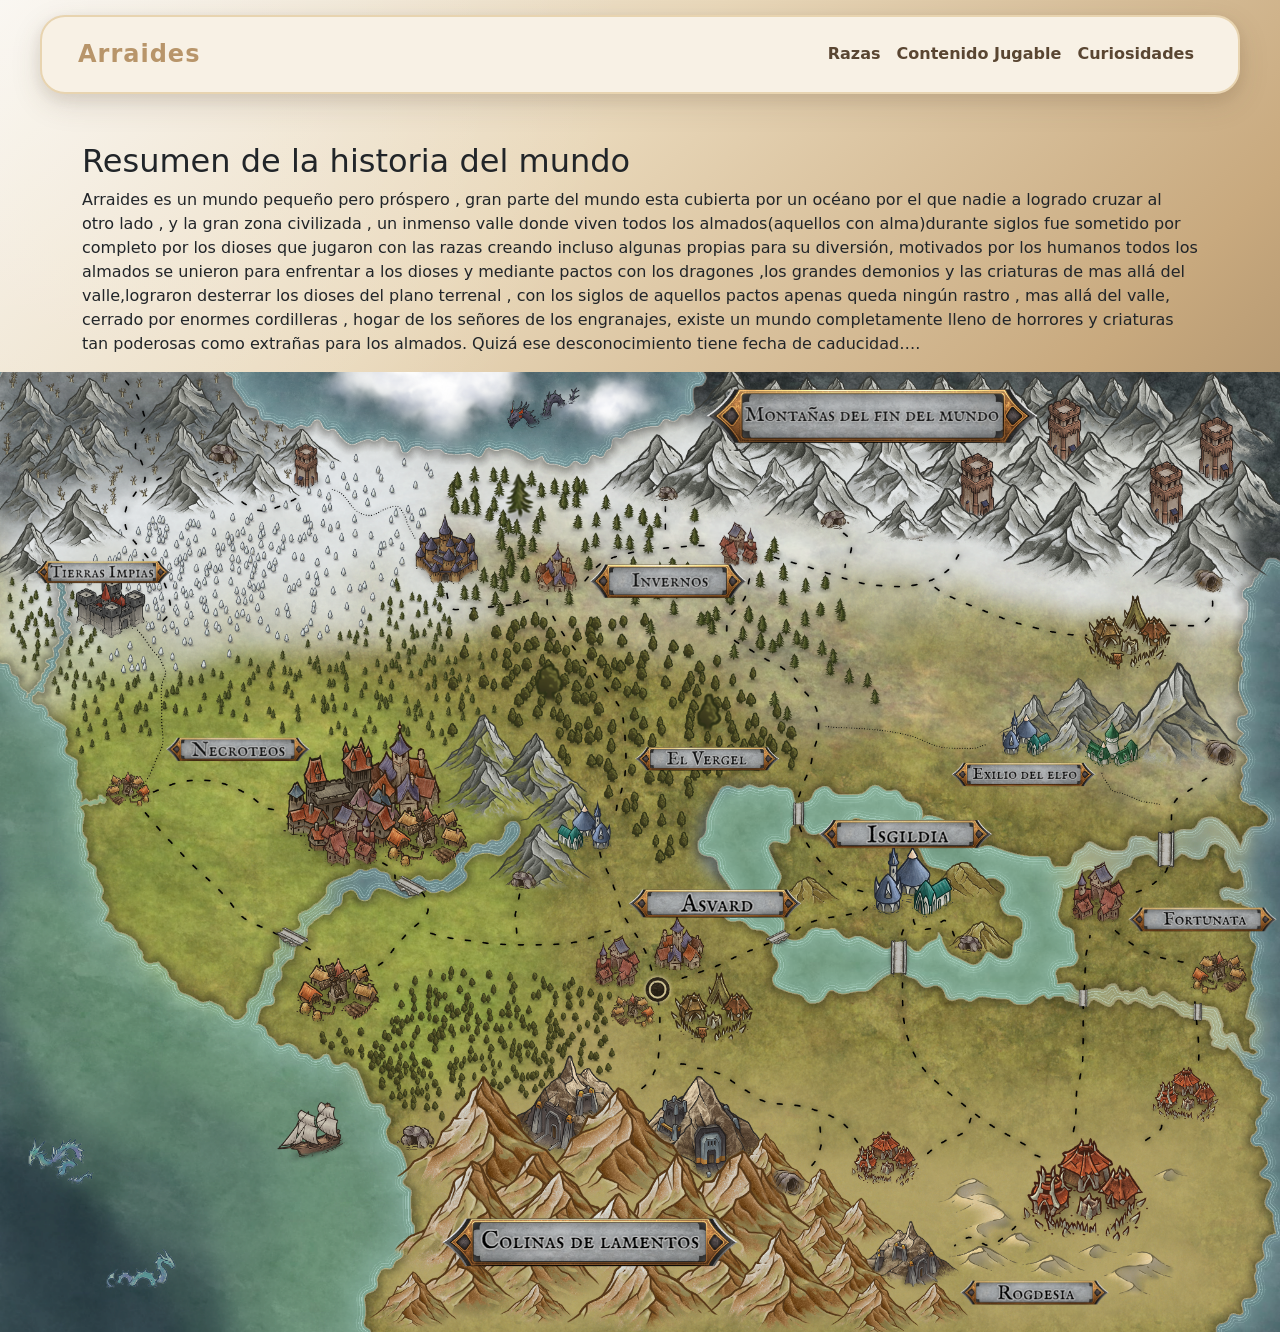
<file: index.html>
<!doctype html>
<html lang="es">
  <head>
    <meta charset="UTF-8" />
    <meta name="viewport" content="width=device-width, initial-scale=1.0" />

    <title>Arraides</title>

    <link
      href="https://cdn.jsdelivr.net/npm/bootstrap@5.3.3/dist/css/bootstrap.min.css"
      rel="stylesheet"
    />
    <link rel="stylesheet" href="css/css.css" />
    <script src="https://cdn.jsdelivr.net/npm/bootstrap@5.3.3/dist/js/bootstrap.bundle.min.js"></script>
  </head>

  <body>
    <!-- NAVBAR -->
    <nav class="navbar navbar-expand-lg navbar-custom">
      <div class="container-fluid">
        <a class="navbar-brand" href="#"> Arraides </a>

        <button
          class="navbar-toggler"
          type="button"
          data-bs-toggle="collapse"
          data-bs-target="#navbarArk"
          aria-controls="navbarArk"
          aria-expanded="false"
          aria-label="Abrir menú"
        >
          <span class="navbar-toggler-icon"></span>
        </button>

        <div class="collapse navbar-collapse" id="navbarArk">
          <ul class="navbar-nav ms-auto">
            <li class="nav-item">
              <a class="nav-link" href="portfolio/razas.html"> Razas </a>
            </li>

            <li class="nav-item">
              <a class="nav-link" href="portfolio/pj.html">
                Contenido Jugable
              </a>
            </li>

            <li class="nav-item">
              <a class="nav-link" href="portfolio/lore.html"> Curiosidades </a>
            </li>
          </ul>
        </div>
      </div>
    </nav>

    <!-- CONTENIDO DE PRUEBA -->

    <section id="arraides" class="container mt-5">
      <h2>Resumen de la historia del mundo</h2>
      <p>
        Arraides es un mundo pequeño pero próspero , gran parte del mundo esta
        cubierta por un océano por el que nadie a logrado cruzar al otro lado ,
        y la gran zona civilizada , un inmenso valle donde viven todos los
        almados(aquellos con alma)durante siglos fue sometido por completo por
        los dioses que jugaron con las razas creando incluso algunas propias
        para su diversión, motivados por los humanos todos los almados se
        unieron para enfrentar a los dioses y mediante pactos con los dragones
        ,los grandes demonios y las criaturas de mas allá del valle,lograron
        desterrar los dioses del plano terrenal , con los siglos de aquellos
        pactos apenas queda ningún rastro , mas allá del valle, cerrado por
        enormes cordilleras , hogar de los señores de los engranajes, existe un
        mundo completamente lleno de horrores y criaturas tan poderosas como
        extrañas para los almados. Quizá ese desconocimiento tiene fecha de
        caducidad….
      </p>
    </section>
    <img
      src="imagenes/Arraides.png"
      alt="Imagen de Arraides"
      class="img-fluid"
    />
  </body>
</html>
</file>
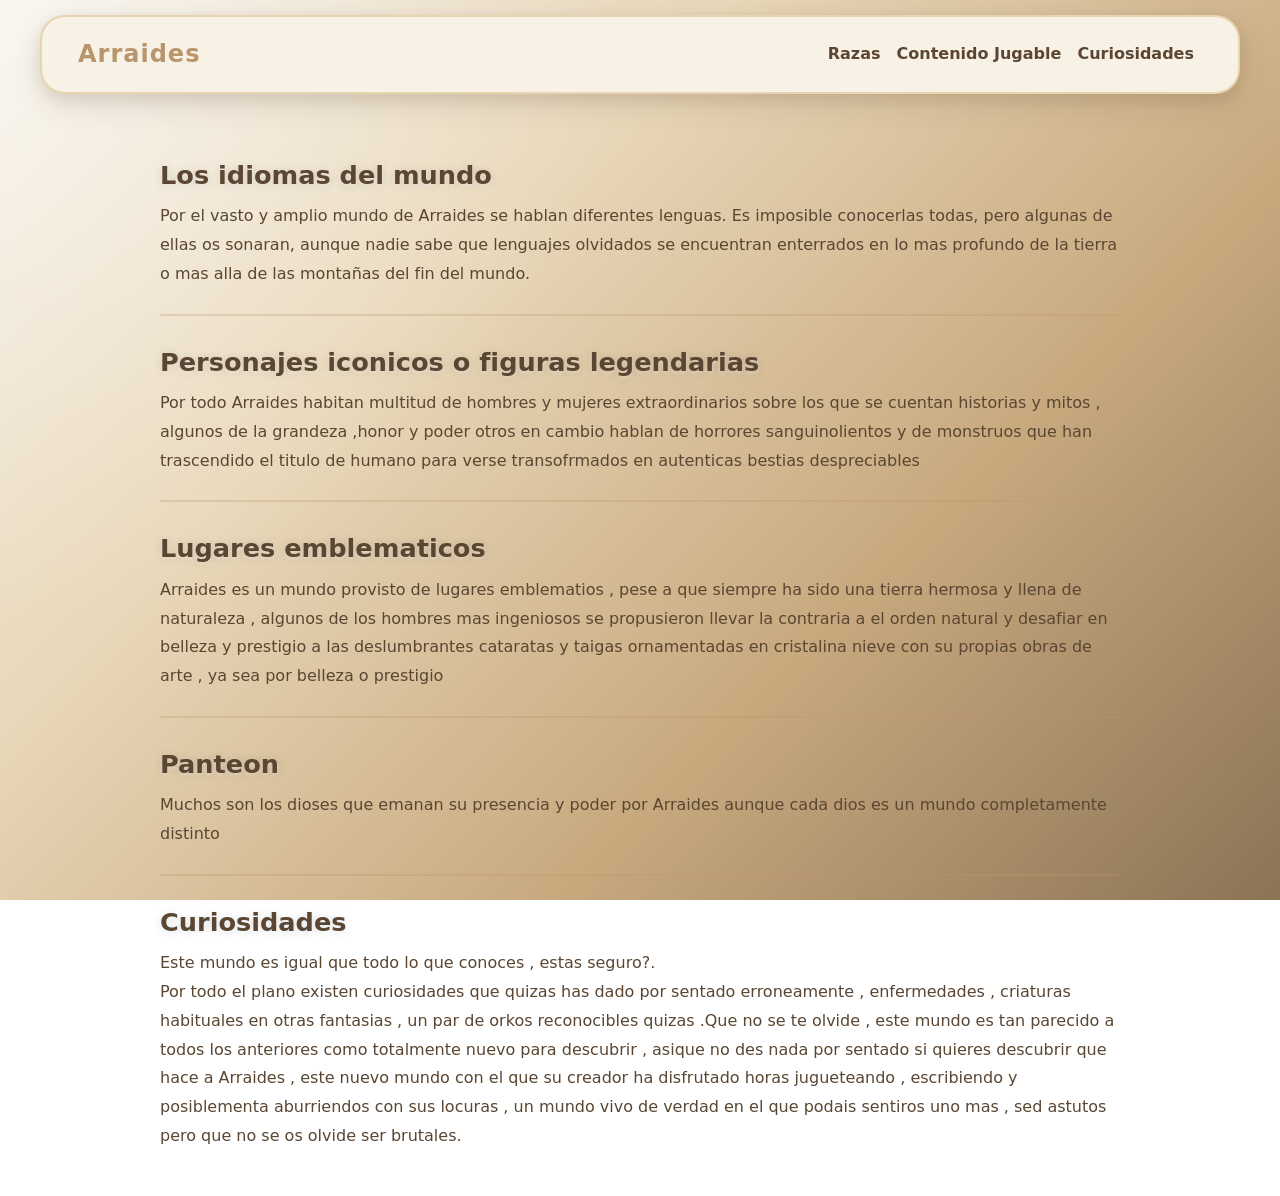
<file: portfolio/lore.html>
<!doctype html>
<html lang="es">
  <head>
    <meta charset="UTF-8" />
    <meta name="viewport" content="width=device-width, initial-scale=1.0" />

    <title>Curiosidades</title>

    <link
      href="https://cdn.jsdelivr.net/npm/bootstrap@5.3.3/dist/css/bootstrap.min.css"
      rel="stylesheet"
    />
    <link rel="stylesheet" href="../css/css.css" />
    <script src="https://cdn.jsdelivr.net/npm/bootstrap@5.3.3/dist/js/bootstrap.bundle.min.js"></script>
  </head>

  <body>
    <!-- NAVBAR -->
    <nav class="navbar navbar-expand-lg navbar-custom">
      <div class="container-fluid">
        <a class="navbar-brand" href="../index.html"> Arraides </a>

        <button
          class="navbar-toggler"
          type="button"
          data-bs-toggle="collapse"
          data-bs-target="#navbarArk"
          aria-controls="navbarArk"
          aria-expanded="false"
          aria-label="Abrir menú"
        >
          <span class="navbar-toggler-icon"></span>
        </button>

        <div class="collapse navbar-collapse" id="navbarArk">
          <ul class="navbar-nav ms-auto">
            <li class="nav-item">
              <a class="nav-link" href="razas.html"> Razas </a>
            </li>

            <li class="nav-item">
              <a class="nav-link" href="pj.html"> Contenido Jugable </a>
            </li>

            <li class="nav-item">
              <a class="nav-link" href="#lore"> Curiosidades </a>
            </li>
          </ul>
        </div>
      </div>
    </nav>
    <div class="lista-razas">
      <div class="raza-item">
        <h2>
          <a href="Curiosidades/idiomas.html">Los idiomas del mundo</a>
        </h2>

        <p>
          Por el vasto y amplio mundo de Arraides se hablan diferentes lenguas.
          Es imposible conocerlas todas, pero algunas de ellas os sonaran,
          aunque nadie sabe que lenguajes olvidados se encuentran enterrados en
          lo mas profundo de la tierra o mas alla de las montañas del fin del
          mundo.
        </p>
      </div>
      <div class="raza-item">
        <h2>
          <a href="Curiosidades/personas.html"
            >Personajes iconicos o figuras legendarias</a
          >
        </h2>

        <p>
          Por todo Arraides habitan multitud de hombres y mujeres
          extraordinarios sobre los que se cuentan historias y mitos , algunos
          de la grandeza ,honor y poder otros en cambio hablan de horrores
          sanguinolientos y de monstruos que han trascendido el titulo de humano
          para verse transofrmados en autenticas bestias despreciables
        </p>
      </div>
      <div class="raza-item">
        <h2>
          <a href="Curiosidades/lugares.html">Lugares emblematicos</a>
        </h2>

        <p>
          Arraides es un mundo provisto de lugares emblematios , pese a que
          siempre ha sido una tierra hermosa y llena de naturaleza , algunos de
          los hombres mas ingeniosos se propusieron llevar la contraria a el
          orden natural y desafiar en belleza y prestigio a las deslumbrantes
          cataratas y taigas ornamentadas en cristalina nieve con su propias
          obras de arte , ya sea por belleza o prestigio
        </p>
      </div>
      <div class="raza-item">
        <h2>
          <a href="Panteon/panteon.html">Panteon</a>
        </h2>
        <p>
          Muchos son los dioses que emanan su presencia y poder por Arraides
          aunque cada dios es un mundo completamente distinto
        </p>
      </div>
      <div class="raza-item">
        <h2>
          <a href="Curiosidades/curiosidades.html">Curiosidades</a>
        </h2>

        <p>
          Este mundo es igual que todo lo que conoces , estas seguro?.<br />
          Por todo el plano existen curiosidades que quizas has dado por sentado
          erroneamente , enfermedades , criaturas habituales en otras fantasias
          , un par de orkos reconocibles quizas .Que no se te olvide , este
          mundo es tan parecido a todos los anteriores como totalmente nuevo
          para descubrir , asique no des nada por sentado si quieres descubrir
          que hace a Arraides , este nuevo mundo con el que su creador ha
          disfrutado horas jugueteando , escribiendo y posiblementa aburriendos
          con sus locuras , un mundo vivo de verdad en el que podais sentiros
          uno mas , sed astutos pero que no se os olvide ser brutales.
        </p>
      </div>
    </div>
  </body>
</html>
</file>
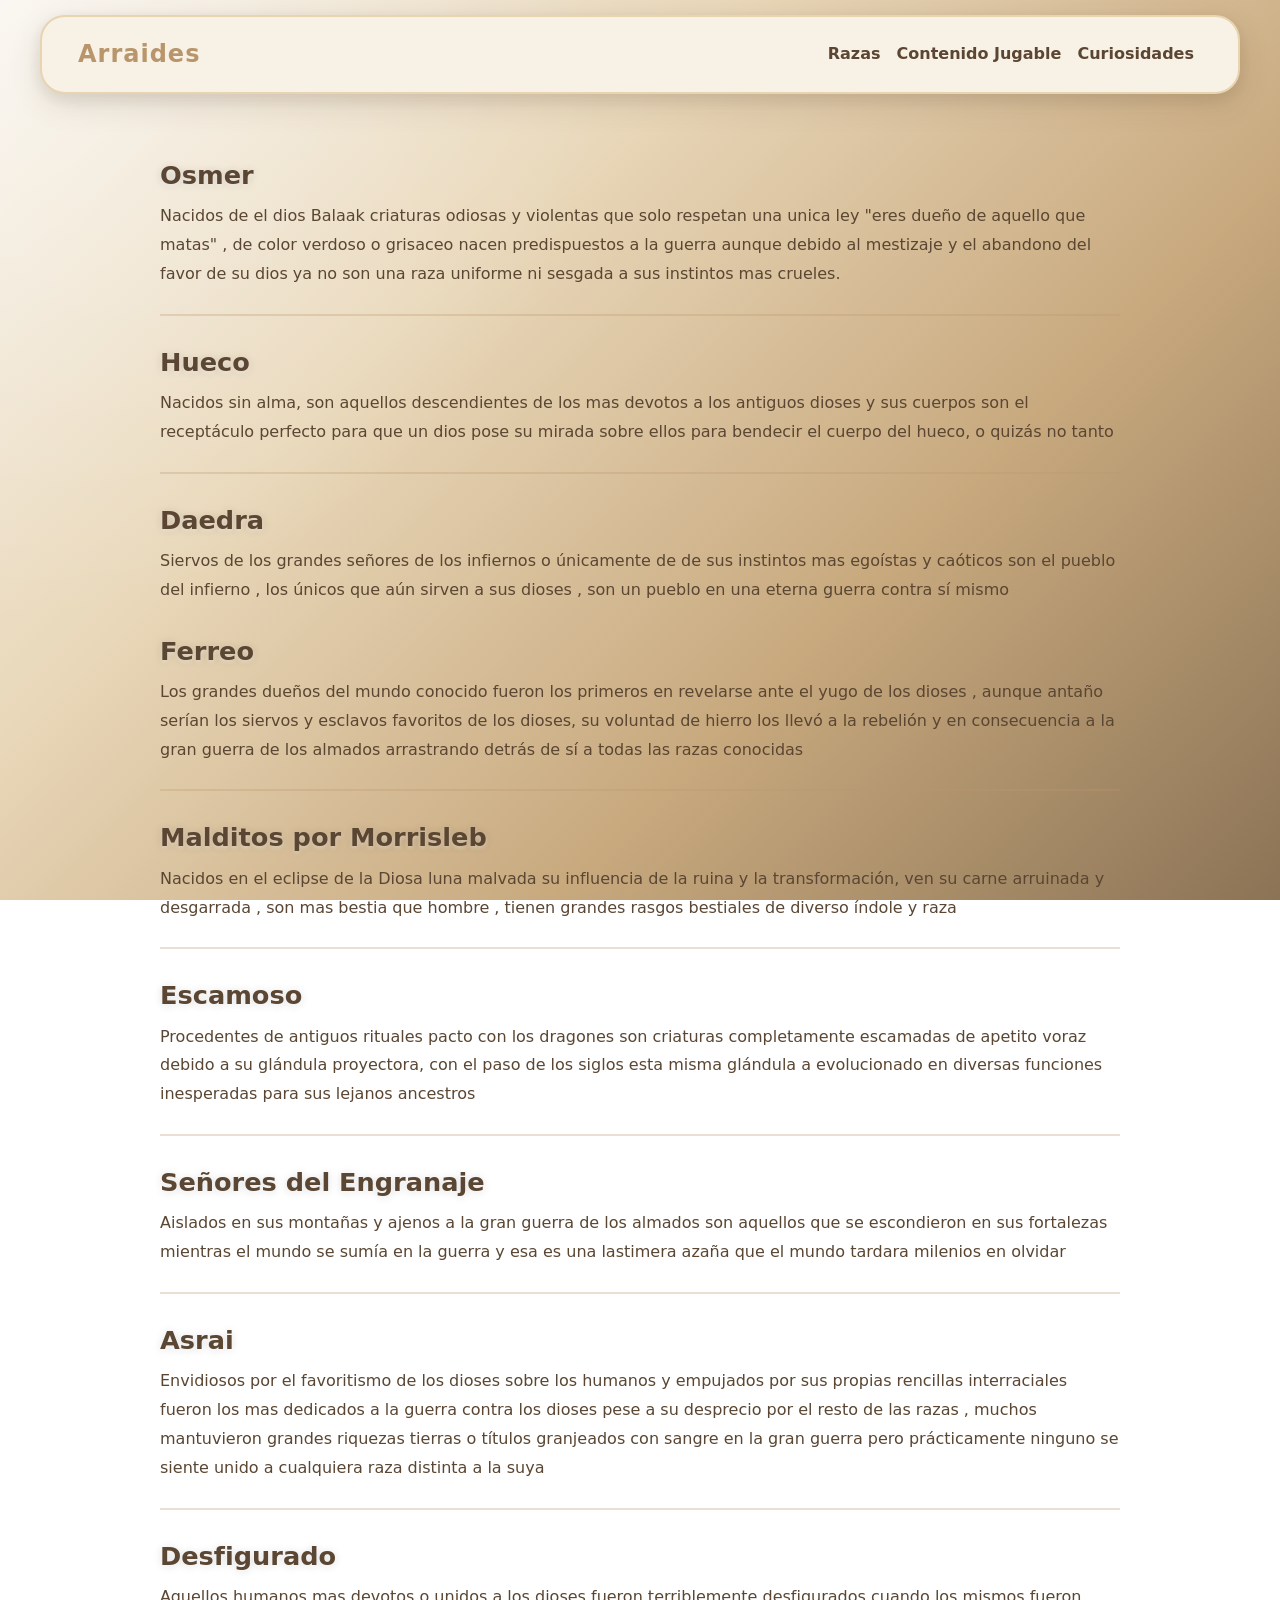
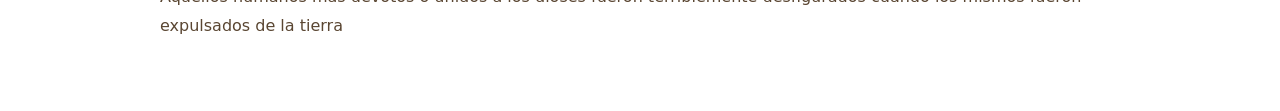
<file: portfolio/razas.html>
<!doctype html>
<html lang="es">
  <head>
    <meta charset="UTF-8" />
    <meta name="viewport" content="width=device-width, initial-scale=1.0" />

    <title>Razas</title>

    <link
      href="https://cdn.jsdelivr.net/npm/bootstrap@5.3.3/dist/css/bootstrap.min.css"
      rel="stylesheet"
    />
    <link rel="stylesheet" href="../css/css.css" />
    <script src="https://cdn.jsdelivr.net/npm/bootstrap@5.3.3/dist/js/bootstrap.bundle.min.js"></script>
  </head>

  <body>
    <!-- NAVBAR -->
    <nav class="navbar navbar-expand-lg navbar-custom">
      <div class="container-fluid">
        <a class="navbar-brand" href="../index.html"> Arraides </a>

        <button
          class="navbar-toggler"
          type="button"
          data-bs-toggle="collapse"
          data-bs-target="#navbarArk"
          aria-controls="navbarArk"
          aria-expanded="false"
          aria-label="Abrir menú"
        >
          <span class="navbar-toggler-icon"></span>
        </button>

        <div class="collapse navbar-collapse" id="navbarArk">
          <ul class="navbar-nav ms-auto">
            <li class="nav-item">
              <a class="nav-link" href="#razas"> Razas </a>
            </li>

            <li class="nav-item">
              <a class="nav-link" href="pj.html"> Contenido Jugable </a>
            </li>

            <li class="nav-item">
              <a class="nav-link" href="lore.html"> Curiosidades </a>
            </li>
          </ul>
        </div>
      </div>
    </nav>

    <div class="lista-razas">
      <div class="raza-item">
        <h2>
          <a href="Razas/osmer.html">Osmer</a>
        </h2>

        <p>
          Nacidos de el dios Balaak criaturas odiosas y violentas que solo
          respetan una unica ley "eres dueño de aquello que matas" , de color
          verdoso o grisaceo nacen predispuestos a la guerra aunque debido al
          mestizaje y el abandono del favor de su dios ya no son una raza
          uniforme ni sesgada a sus instintos mas crueles.
        </p>
      </div>

      <div class="raza-item">
        <h2>
          <a href="Razas/hueco.html">Hueco</a>
        </h2>

        <p>
          Nacidos sin alma, son aquellos descendientes de los mas devotos a los
          antiguos dioses y sus cuerpos son el receptáculo perfecto para que un
          dios pose su mirada sobre ellos para bendecir el cuerpo del hueco, o
          quizás no tanto
        </p>
      </div>

      <div class="raza-item">
        <h2>
          <a href="Razas/daedra.html">Daedra</a>
        </h2>

        <p>
          Siervos de los grandes señores de los infiernos o únicamente de de sus
          instintos mas egoístas y caóticos son el pueblo del infierno , los
          únicos que aún sirven a sus dioses , son un pueblo en una eterna
          guerra contra sí mismo
        </p>

        <div class="raza-item">
          <h2>
            <a href="Razas/ferreo.html">Ferreo</a>
          </h2>

          <p>
            Los grandes dueños del mundo conocido fueron los primeros en
            revelarse ante el yugo de los dioses , aunque antaño serían los
            siervos y esclavos favoritos de los dioses, su voluntad de hierro
            los llevó a la rebelión y en consecuencia a la gran guerra de los
            almados arrastrando detrás de sí a todas las razas conocidas
          </p>
        </div>

        <div class="raza-item">
          <h2>
            <a href="Razas/maldito.html">Malditos por Morrisleb</a>
          </h2>

          <p>
            Nacidos en el eclipse de la Diosa luna malvada su influencia de la
            ruina y la transformación, ven su carne arruinada y desgarrada , son
            mas bestia que hombre , tienen grandes rasgos bestiales de diverso
            índole y raza
          </p>
        </div>

        <div class="raza-item">
          <h2>
            <a href="Razas/escamoso.html">Escamoso</a>
          </h2>

          <p>
            Procedentes de antiguos rituales pacto con los dragones son
            criaturas completamente escamadas de apetito voraz debido a su
            glándula proyectora, con el paso de los siglos esta misma glándula a
            evolucionado en diversas funciones inesperadas para sus lejanos
            ancestros
          </p>
        </div>
        <div class="raza-item">
          <h2>
            <a href="Razas/senorEngranaje.html">Señores del Engranaje</a>
          </h2>

          <p>
            Aislados en sus montañas y ajenos a la gran guerra de los almados
            son aquellos que se escondieron en sus fortalezas mientras el mundo
            se sumía en la guerra y esa es una lastimera azaña que el mundo
            tardara milenios en olvidar
          </p>
        </div>
        <div class="raza-item">
          <h2>
            <a href="Razas/asrai.html">Asrai</a>
          </h2>

          <p>
            Envidiosos por el favoritismo de los dioses sobre los humanos y
            empujados por sus propias rencillas interraciales fueron los mas
            dedicados a la guerra contra los dioses pese a su desprecio por el
            resto de las razas , muchos mantuvieron grandes riquezas tierras o
            títulos granjeados con sangre en la gran guerra pero prácticamente
            ninguno se siente unido a cualquiera raza distinta a la suya
          </p>
        </div>
        <div class="raza-item">
          <h2>
            <a href="Razas/desfigurado.html">Desfigurado</a>
          </h2>

          <p>
            Aquellos humanos mas devotos o unidos a los dioses fueron
            terriblemente desfigurados cuando los mismos fueron expulsados de la
            tierra
          </p>
        </div>
      </div>
    </div>
  </body>
</html>
</file>
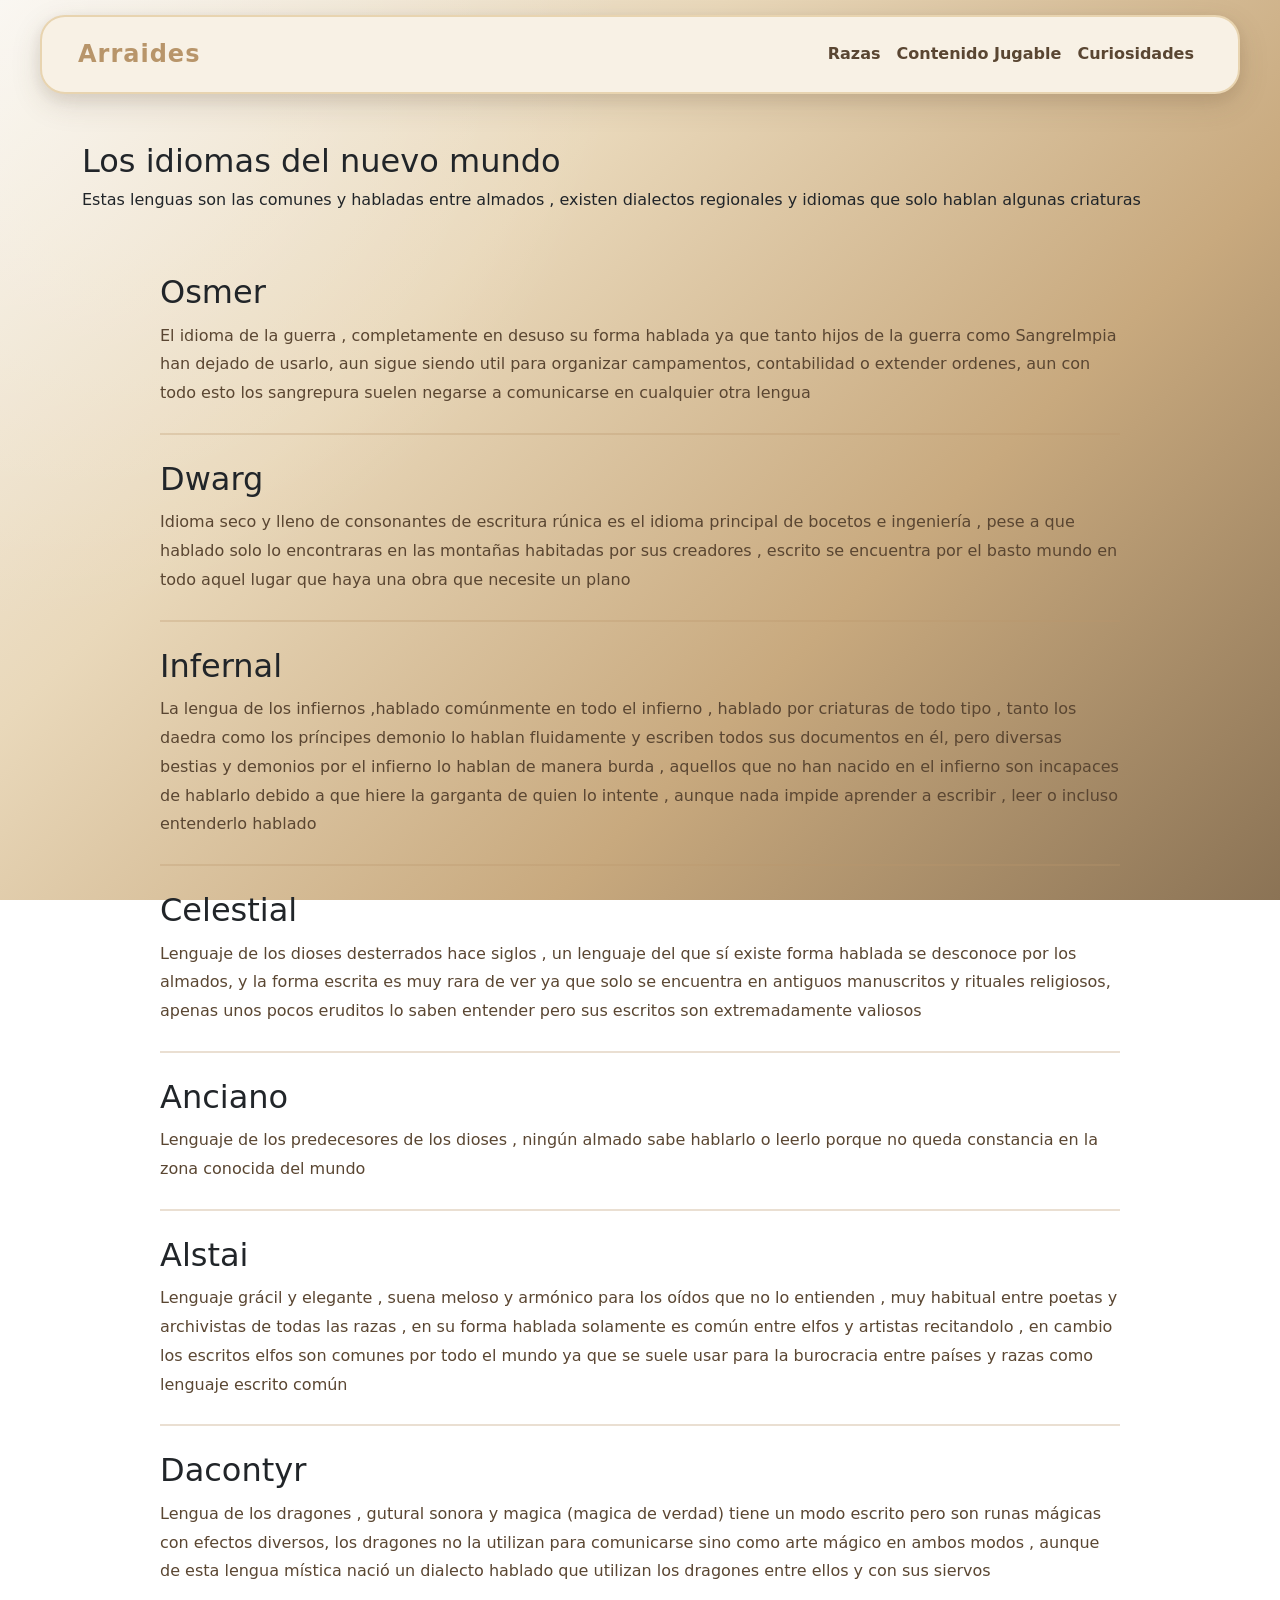
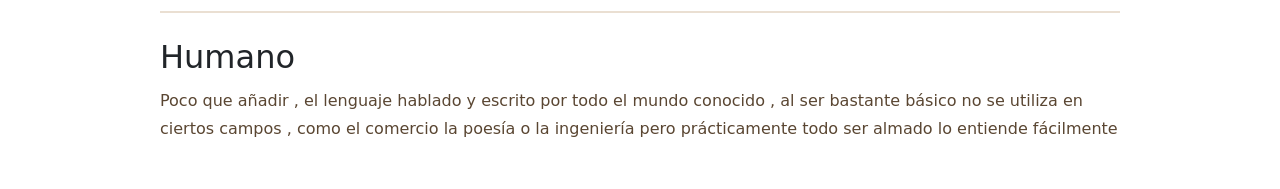
<file: portfolio/Curiosidades/idiomas.html>
<!doctype html>
<html lang="es">
  <head>
    <meta charset="UTF-8" />
    <meta name="viewport" content="width=device-width, initial-scale=1.0" />

    <title>Razas</title>

    <link
      href="https://cdn.jsdelivr.net/npm/bootstrap@5.3.3/dist/css/bootstrap.min.css"
      rel="stylesheet"
    />
    <link rel="stylesheet" href="../../css/css.css" />
    <script src="https://cdn.jsdelivr.net/npm/bootstrap@5.3.3/dist/js/bootstrap.bundle.min.js"></script>
  </head>

  <body>
    <!-- NAVBAR -->
    <nav class="navbar navbar-expand-lg navbar-custom">
      <div class="container-fluid">
        <a class="navbar-brand" href="../../index.html"> Arraides </a>

        <button
          class="navbar-toggler"
          type="button"
          data-bs-toggle="collapse"
          data-bs-target="#navbarArk"
          aria-controls="navbarArk"
          aria-expanded="false"
          aria-label="Abrir menú"
        >
          <span class="navbar-toggler-icon"></span>
        </button>

        <div class="collapse navbar-collapse" id="navbarArk">
          <ul class="navbar-nav ms-auto">
            <li class="nav-item">
              <a class="nav-link" href="../razas.html"> Razas </a>
            </li>

            <li class="nav-item">
              <a class="nav-link" href="../pj.html"> Contenido Jugable </a>
            </li>

            <li class="nav-item">
              <a class="nav-link" href="../lore.html"> Curiosidades </a>
            </li>
          </ul>
        </div>
      </div>
    </nav>
    <section id="arraides" class="container mt-5">
      <h2>Los idiomas del nuevo mundo</h2>
      <p>
        Estas lenguas son las comunes y habladas entre almados , existen
        dialectos regionales y idiomas que solo hablan algunas criaturas
      </p>
    </section>
    <div class="lista-razas">
      <div class="raza-item">
        <h2>Osmer</h2>
        <p>
          El idioma de la guerra , completamente en desuso su forma hablada ya
          que tanto hijos de la guerra como SangreImpia han dejado de usarlo,
          aun sigue siendo util para organizar campamentos, contabilidad o
          extender ordenes, aun con todo esto los sangrepura suelen negarse a
          comunicarse en cualquier otra lengua
        </p>
      </div>
      <div class="raza-item">
        <h2>Dwarg</h2>

        <p>
          Idioma seco y lleno de consonantes de escritura rúnica es el idioma
          principal de bocetos e ingeniería , pese a que hablado solo lo
          encontraras en las montañas habitadas por sus creadores , escrito se
          encuentra por el basto mundo en todo aquel lugar que haya una obra que
          necesite un plano
        </p>
      </div>
      <div class="raza-item">
        <h2>Infernal</h2>

        <p>
          La lengua de los infiernos ,hablado comúnmente en todo el infierno ,
          hablado por criaturas de todo tipo , tanto los daedra como los
          príncipes demonio lo hablan fluidamente y escriben todos sus
          documentos en él, pero diversas bestias y demonios por el infierno lo
          hablan de manera burda , aquellos que no han nacido en el infierno son
          incapaces de hablarlo debido a que hiere la garganta de quien lo
          intente , aunque nada impide aprender a escribir , leer o incluso
          entenderlo hablado
        </p>
      </div>
      <div class="raza-item">
        <h2>Celestial</h2>
        <p>
          Lenguaje de los dioses desterrados hace siglos , un lenguaje del que
          sí existe forma hablada se desconoce por los almados, y la forma
          escrita es muy rara de ver ya que solo se encuentra en antiguos
          manuscritos y rituales religiosos, apenas unos pocos eruditos lo saben
          entender pero sus escritos son extremadamente valiosos
        </p>
      </div>
      <div class="raza-item">
        <h2>Anciano</h2>
        <p>
          Lenguaje de los predecesores de los dioses , ningún almado sabe
          hablarlo o leerlo porque no queda constancia en la zona conocida del
          mundo
        </p>
      </div>
      <div class="raza-item">
        <h2>Alstai</h2>
        <p></p>

        <p>
          Lenguaje grácil y elegante , suena meloso y armónico para los oídos
          que no lo entienden , muy habitual entre poetas y archivistas de todas
          las razas , en su forma hablada solamente es común entre elfos y
          artistas recitandolo , en cambio los escritos elfos son comunes por
          todo el mundo ya que se suele usar para la burocracia entre países y
          razas como lenguaje escrito común
        </p>
      </div>
      <div class="raza-item">
        <h2>Dacontyr</h2>
        <p>
          Lengua de los dragones , gutural sonora y magica (magica de verdad)
          tiene un modo escrito pero son runas mágicas con efectos diversos, los
          dragones no la utilizan para comunicarse sino como arte mágico en
          ambos modos , aunque de esta lengua mística nació un dialecto hablado
          que utilizan los dragones entre ellos y con sus siervos
        </p>
      </div>
      <div class="raza-item">
        <h2>Humano</h2>
        <p>
          Poco que añadir , el lenguaje hablado y escrito por todo el mundo
          conocido , al ser bastante básico no se utiliza en ciertos campos ,
          como el comercio la poesía o la ingeniería pero prácticamente todo ser
          almado lo entiende fácilmente
        </p>
      </div>
    </div>
  </body>
</html>
</file>
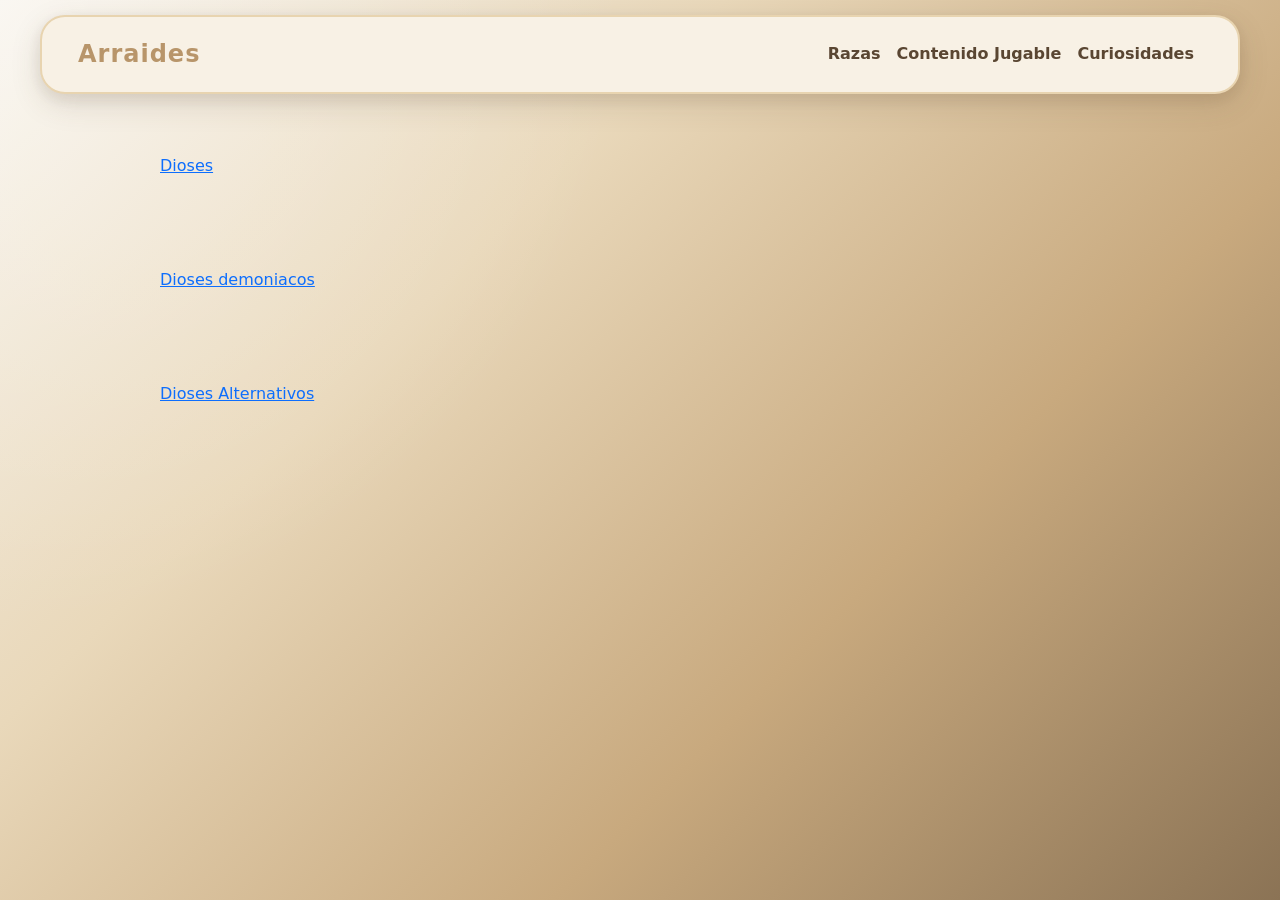
<file: portfolio/Panteon/panteon.html>
<!doctype html>
<html lang="es">
  <head>
    <meta charset="UTF-8" />
    <meta name="viewport" content="width=device-width, initial-scale=1.0" />

    <title>Razas</title>

    <link
      href="https://cdn.jsdelivr.net/npm/bootstrap@5.3.3/dist/css/bootstrap.min.css"
      rel="stylesheet"
    />
    <link rel="stylesheet" href="../../css/css.css" />
    <script src="https://cdn.jsdelivr.net/npm/bootstrap@5.3.3/dist/js/bootstrap.bundle.min.js"></script>
  </head>

  <body>
    <!-- NAVBAR -->
    <nav class="navbar navbar-expand-lg navbar-custom">
      <div class="container-fluid">
        <a class="navbar-brand" href="../../index.html"> Arraides </a>

        <button
          class="navbar-toggler"
          type="button"
          data-bs-toggle="collapse"
          data-bs-target="#navbarArk"
          aria-controls="navbarArk"
          aria-expanded="false"
          aria-label="Abrir menú"
        >
          <span class="navbar-toggler-icon"></span>
        </button>

        <div class="collapse navbar-collapse" id="navbarArk">
          <ul class="navbar-nav ms-auto">
            <li class="nav-item">
              <a class="nav-link" href="../razas.html"> Razas </a>
            </li>

            <li class="nav-item">
              <a class="nav-link" href="../pj.html"> Contenido Jugable </a>
            </li>

            <li class="nav-item">
              <a class="nav-link" href="../lore.html"> Curiosidades </a>
            </li>
          </ul>
        </div>
      </div>
    </nav>

     <div class="lista-razas">
      <div class="raza-item">
        <a href="dioses.html">Dioses</a>
        </h2>
        <p>
    
        </p>
      </div>
      </div>
      
      <div class="lista-razas">
      <div class="raza-item">
        <a href="diosesdemonio.html">Dioses demoniacos</a>
        </h2>
        <p>
          
        </p>
      </div>
      </div>

      <div class="lista-razas">
      <div class="raza-item">
        <a href="diosesraros.html">Dioses Alternativos</a>
        </h2>
        <p>
          
        </p>
      </div>
      </div>
  </body>
</html>
</file>
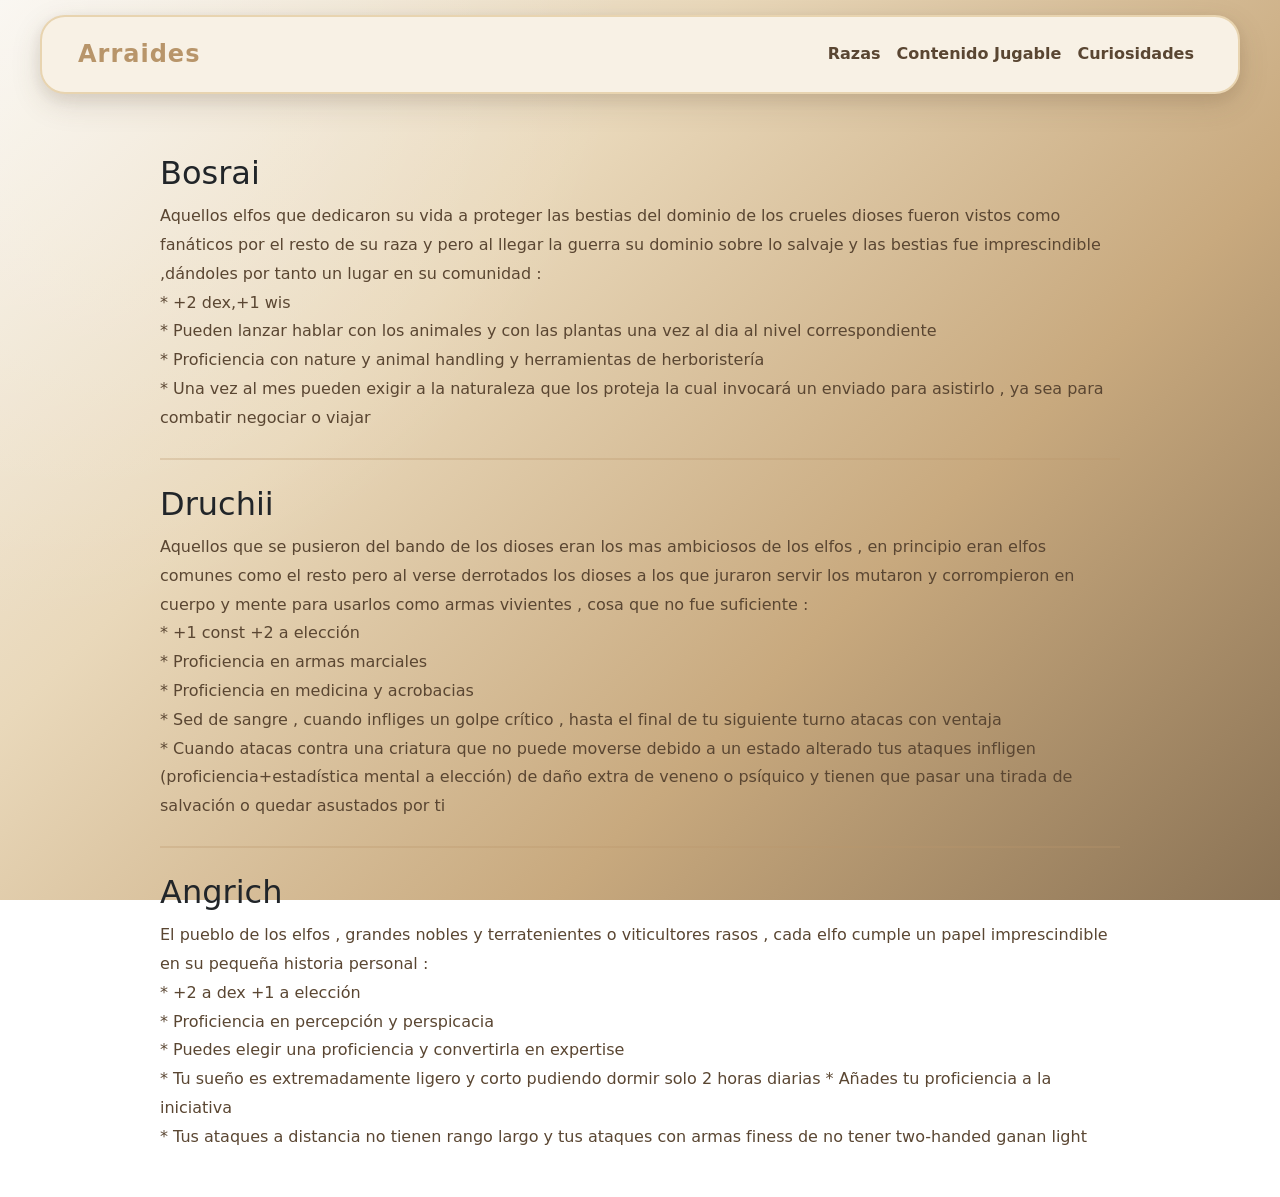
<file: portfolio/Razas/asrai.html>
<!doctype html>
<html lang="es">
  <head>
    <meta charset="UTF-8" />
    <meta name="viewport" content="width=device-width, initial-scale=1.0" />

    <title>Razas</title>

    <link
      href="https://cdn.jsdelivr.net/npm/bootstrap@5.3.3/dist/css/bootstrap.min.css"
      rel="stylesheet"
    />
    <link rel="stylesheet" href="../../css/css.css" />
    <script src="https://cdn.jsdelivr.net/npm/bootstrap@5.3.3/dist/js/bootstrap.bundle.min.js"></script>
  </head>

  <body>
    <!-- NAVBAR -->
    <nav class="navbar navbar-expand-lg navbar-custom">
      <div class="container-fluid">
        <a class="navbar-brand" href="../../index.html"> Arraides </a>

        <button
          class="navbar-toggler"
          type="button"
          data-bs-toggle="collapse"
          data-bs-target="#navbarArk"
          aria-controls="navbarArk"
          aria-expanded="false"
          aria-label="Abrir menú"
        >
          <span class="navbar-toggler-icon"></span>
        </button>

        <div class="collapse navbar-collapse" id="navbarArk">
          <ul class="navbar-nav ms-auto">
            <li class="nav-item">
              <a class="nav-link" href="../razas.html"> Razas </a>
            </li>

            <li class="nav-item">
              <a class="nav-link" href="../pj.html"> Contenido Jugable </a>
            </li>

            <li class="nav-item">
              <a class="nav-link" href="../lore.html"> Curiosidades </a>
            </li>
          </ul>
        </div>
      </div>
    </nav>

     <div class="lista-razas">
      <div class="raza-item">
        <h2>Bosrai</h2>
        </h2>
        <p>
          Aquellos elfos que dedicaron su vida a proteger las bestias del dominio de los crueles dioses fueron vistos como fanáticos por el resto de su raza y pero al llegar la guerra su dominio sobre lo salvaje y las bestias fue imprescindible ,dándoles por tanto un lugar en su comunidad :<br>

* +2 dex,+1 wis <br>
* Pueden lanzar hablar con los animales y con las plantas una vez al dia al nivel correspondiente<br>
* Proficiencia con nature y animal handling y herramientas de herboristería<br>
* Una vez al mes pueden exigir a la naturaleza que los proteja la cual invocará un enviado para asistirlo , ya sea para combatir negociar o viajar

        </p>
      </div>
      <div class="raza-item">
        <h2>Druchii</h2>
        </h2>
        <p>
       Aquellos que se pusieron del bando de los dioses eran los mas ambiciosos de los elfos , en principio eran elfos comunes como el resto pero al verse derrotados los dioses a los que juraron servir los mutaron y corrompieron en cuerpo y mente para usarlos como armas vivientes , cosa que no fue suficiente :<br>

* +1 const +2 a elección <br>
* Proficiencia en armas marciales <br>
* Proficiencia en medicina y acrobacias <br>
* Sed de sangre , cuando infliges un golpe crítico , hasta el final de tu siguiente turno atacas con ventaja <br>
* Cuando atacas contra una criatura que no puede moverse debido a un estado alterado tus ataques infligen (proficiencia+estadística mental a elección) de daño extra de veneno o psíquico y tienen que pasar una tirada de salvación o quedar asustados por ti

        </p>
      </div>
      <div class="raza-item">
        <h2>Angrich</h2>
        </h2>
        <p>
        El pueblo de los elfos , grandes nobles y terratenientes o viticultores rasos , cada elfo cumple un papel imprescindible en su pequeña historia personal :<br>

* +2 a dex +1 a elección<br>
* Proficiencia en percepción y perspicacia <br>
* Puedes elegir una proficiencia y convertirla en expertise<br>
* Tu sueño es extremadamente ligero y corto pudiendo dormir solo 2 horas diarias 
* Añades tu proficiencia a la iniciativa<br>
* Tus ataques a distancia no tienen rango largo y tus ataques con armas finess de no tener two-handed ganan light

        </p>
      </div>
      </div>
      
  </body>
</html>
</file>
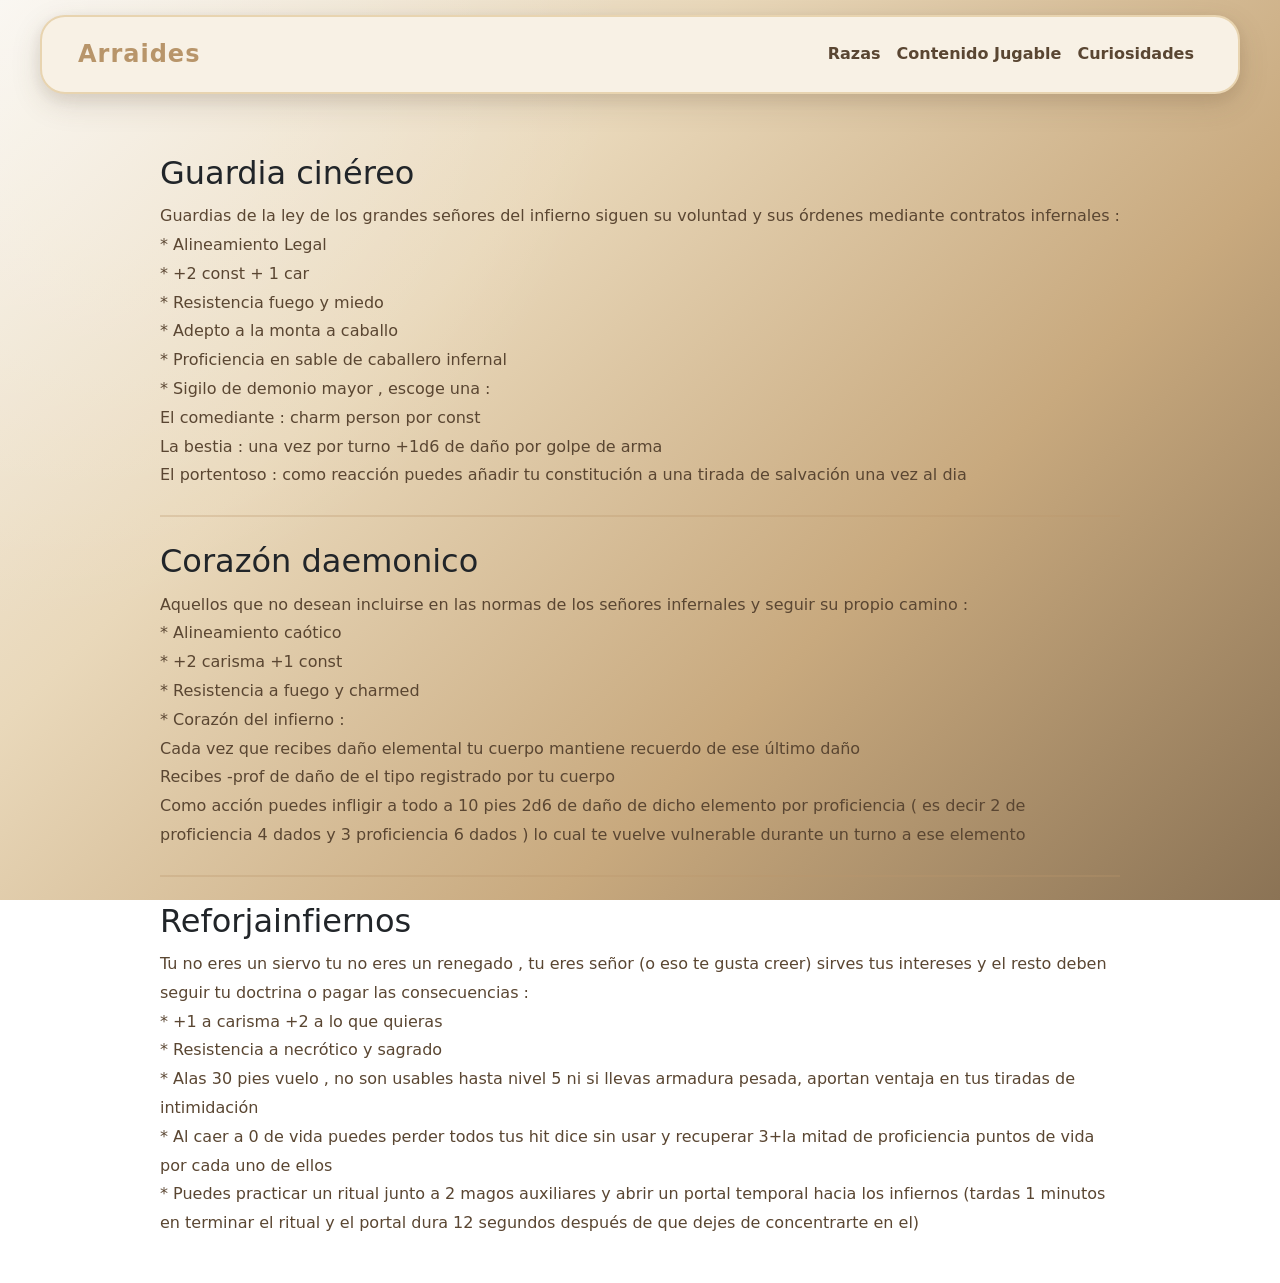
<file: portfolio/Razas/daedra.html>
<!doctype html>
<html lang="es">
  <head>
    <meta charset="UTF-8" />
    <meta name="viewport" content="width=device-width, initial-scale=1.0" />

    <title>Razas</title>

    <link
      href="https://cdn.jsdelivr.net/npm/bootstrap@5.3.3/dist/css/bootstrap.min.css"
      rel="stylesheet"
    />
    <link rel="stylesheet" href="../../css/css.css" />
    <script src="https://cdn.jsdelivr.net/npm/bootstrap@5.3.3/dist/js/bootstrap.bundle.min.js"></script>
  </head>

  <body>
    <!-- NAVBAR -->
    <nav class="navbar navbar-expand-lg navbar-custom">
      <div class="container-fluid">
        <a class="navbar-brand" href="../../index.html"> Arraides </a>

        <button
          class="navbar-toggler"
          type="button"
          data-bs-toggle="collapse"
          data-bs-target="#navbarArk"
          aria-controls="navbarArk"
          aria-expanded="false"
          aria-label="Abrir menú"
        >
          <span class="navbar-toggler-icon"></span>
        </button>

        <div class="collapse navbar-collapse" id="navbarArk">
          <ul class="navbar-nav ms-auto">
            <li class="nav-item">
              <a class="nav-link" href="../razas.html"> Razas </a>
            </li>

            <li class="nav-item">
              <a class="nav-link" href="../pj.html"> Contenido Jugable </a>
            </li>

            <li class="nav-item">
              <a class="nav-link" href="../lore.html"> Curiosidades </a>
            </li>
          </ul>
        </div>
      </div>
    </nav>

     <div class="lista-razas">
      <div class="raza-item">
        <h2>Guardia cinéreo</h2>
        </h2>
        <p>
       Guardias de la ley de los grandes señores del infierno siguen su voluntad y sus órdenes mediante contratos infernales :<br>

* Alineamiento Legal <br>
* +2 const + 1 car<br>
* Resistencia fuego y miedo<br>
* Adepto a la monta a caballo<br>
* Proficiencia en sable de caballero infernal<br>

* Sigilo de demonio mayor , escoge una :<br>
   El comediante : charm person por const<br>
   La bestia : una vez por turno +1d6 de      daño por golpe de arma<br>
   El portentoso : como reacción puedes añadir tu constitución a una tirada de salvación una vez al dia

        </p>
      </div>
      <div class="raza-item">
        <h2>Corazón daemonico</h2>
        </h2>
        <p>
      Aquellos que no desean incluirse en las normas de los señores infernales y seguir su propio camino :<br>

* Alineamiento caótico<br>
* +2 carisma +1 const <br>
* Resistencia a fuego y charmed<br>

* Corazón del infierno :<br>
Cada vez que recibes daño elemental tu  cuerpo mantiene recuerdo de ese último daño<br>
Recibes -prof de daño de el tipo registrado por tu cuerpo<br>
Como acción puedes infligir a todo a 10 pies 2d6 de daño de dicho elemento por proficiencia ( es decir 2 de proficiencia 4 dados y 3 proficiencia 6 dados ) lo cual te vuelve vulnerable durante un turno a ese elemento 

        </p>
      </div>
      <div class="raza-item">
        <h2>Reforjainfiernos</h2>
        </h2>
        <p>
       Tu no eres un siervo tu no eres un renegado , tu eres señor (o eso te gusta creer) sirves tus intereses y el resto deben seguir tu doctrina o pagar las consecuencias  :<br>

* +1 a carisma +2 a lo que quieras<br>
* Resistencia a necrótico y sagrado<br>
* Alas 30 pies vuelo , no son usables hasta nivel 5 ni si llevas armadura pesada, aportan ventaja en tus tiradas de intimidación<br>
* Al caer a 0 de vida puedes perder todos tus hit dice sin usar y recuperar 3+la mitad de proficiencia puntos de vida por cada uno de ellos<br>
* Puedes practicar un ritual junto a 2 magos auxiliares y abrir un portal temporal hacia los infiernos (tardas 1 minutos en terminar el ritual y el portal dura 12 segundos después de que dejes de concentrarte en el)

        </p>
      </div>
      </div>
      
  </body>
</html>
</file>
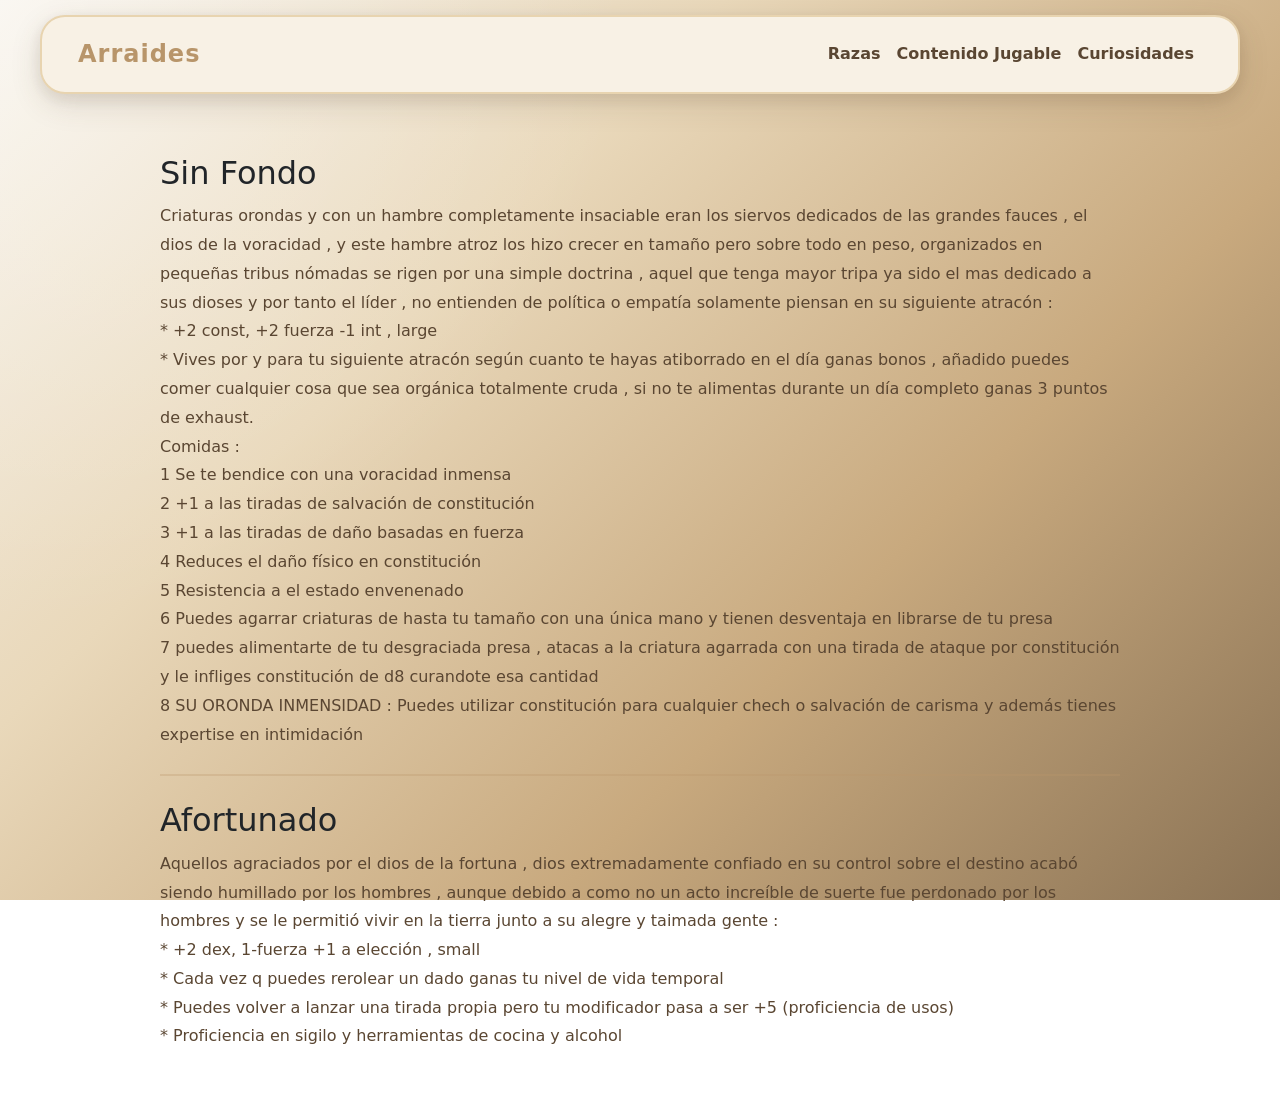
<file: portfolio/Razas/desfigurado.html>
<!doctype html>
<html lang="es">
  <head>
    <meta charset="UTF-8" />
    <meta name="viewport" content="width=device-width, initial-scale=1.0" />

    <title>Razas</title>

    <link
      href="https://cdn.jsdelivr.net/npm/bootstrap@5.3.3/dist/css/bootstrap.min.css"
      rel="stylesheet"
    />
    <link rel="stylesheet" href="../../css/css.css" />
    <script src="https://cdn.jsdelivr.net/npm/bootstrap@5.3.3/dist/js/bootstrap.bundle.min.js"></script>
  </head>

  <body>
    <!-- NAVBAR -->
    <nav class="navbar navbar-expand-lg navbar-custom">
      <div class="container-fluid">
        <a class="navbar-brand" href="../../index.html"> Arraides </a>

        <button
          class="navbar-toggler"
          type="button"
          data-bs-toggle="collapse"
          data-bs-target="#navbarArk"
          aria-controls="navbarArk"
          aria-expanded="false"
          aria-label="Abrir menú"
        >
          <span class="navbar-toggler-icon"></span>
        </button>

        <div class="collapse navbar-collapse" id="navbarArk">
          <ul class="navbar-nav ms-auto">
            <li class="nav-item">
              <a class="nav-link" href="../razas.html"> Razas </a>
            </li>

            <li class="nav-item">
              <a class="nav-link" href="../pj.html"> Contenido Jugable </a>
            </li>

            <li class="nav-item">
              <a class="nav-link" href="../lore.html"> Curiosidades </a>
            </li>
          </ul>
        </div>
      </div>
    </nav>

    <div class="lista-razas">
      <div class="raza-item">
        <h2>Sin Fondo</h2>
        <p>
          Criaturas orondas y con un hambre completamente insaciable eran los
          siervos dedicados de las grandes fauces , el dios de la voracidad , y
          este hambre atroz los hizo crecer en tamaño pero sobre todo en peso,
          organizados en pequeñas tribus nómadas se rigen por una simple
          doctrina , aquel que tenga mayor tripa ya sido el mas dedicado a sus
          dioses y por tanto el líder , no entienden de política o empatía
          solamente piensan en su siguiente atracón :<br />

          * +2 const, +2 fuerza -1 int , large<br />
          * Vives por y para tu siguiente atracón según cuanto te hayas
          atiborrado en el día ganas bonos , añadido puedes comer cualquier cosa
          que sea orgánica totalmente cruda , si no te alimentas durante un día
          completo ganas 3 puntos de exhaust.<br />
          Comidas :<br />
          1 Se te bendice con una voracidad inmensa<br />
          2 +1 a las tiradas de salvación de constitución <br />
          3 +1 a las tiradas de daño basadas en fuerza<br />
          4 Reduces el daño físico en constitución <br />
          5 Resistencia a el estado envenenado<br />
          6 Puedes agarrar criaturas de hasta tu tamaño con una única mano y
          tienen desventaja en librarse de tu presa <br />
          7 puedes alimentarte de tu desgraciada presa , atacas a la criatura
          agarrada con una tirada de ataque por constitución y le infliges
          constitución de d8 curandote esa cantidad<br />
          8 SU ORONDA INMENSIDAD : Puedes utilizar constitución para cualquier
          chech o salvación de carisma y además tienes expertise en intimidación
        </p>
      </div>
      <div class="raza-item">
        <h2>Afortunado</h2>
        <p>
          Aquellos agraciados por el dios de la fortuna , dios extremadamente
          confiado en su control sobre el destino acabó siendo humillado por los
          hombres , aunque debido a como no un acto increíble de suerte fue
          perdonado por los hombres y se le permitió vivir en la tierra junto a
          su alegre y taimada gente :<br />

          * +2 dex, 1-fuerza +1 a elección , small <br />

          * Cada vez q puedes rerolear un dado ganas tu nivel de vida
          temporal<br />
          * Puedes volver a lanzar una tirada propia pero tu modificador pasa a
          ser +5 (proficiencia de usos)<br />
          * Proficiencia en sigilo y herramientas de cocina y alcohol
        </p>
      </div>
    </div>
  </body>
</html>
</file>
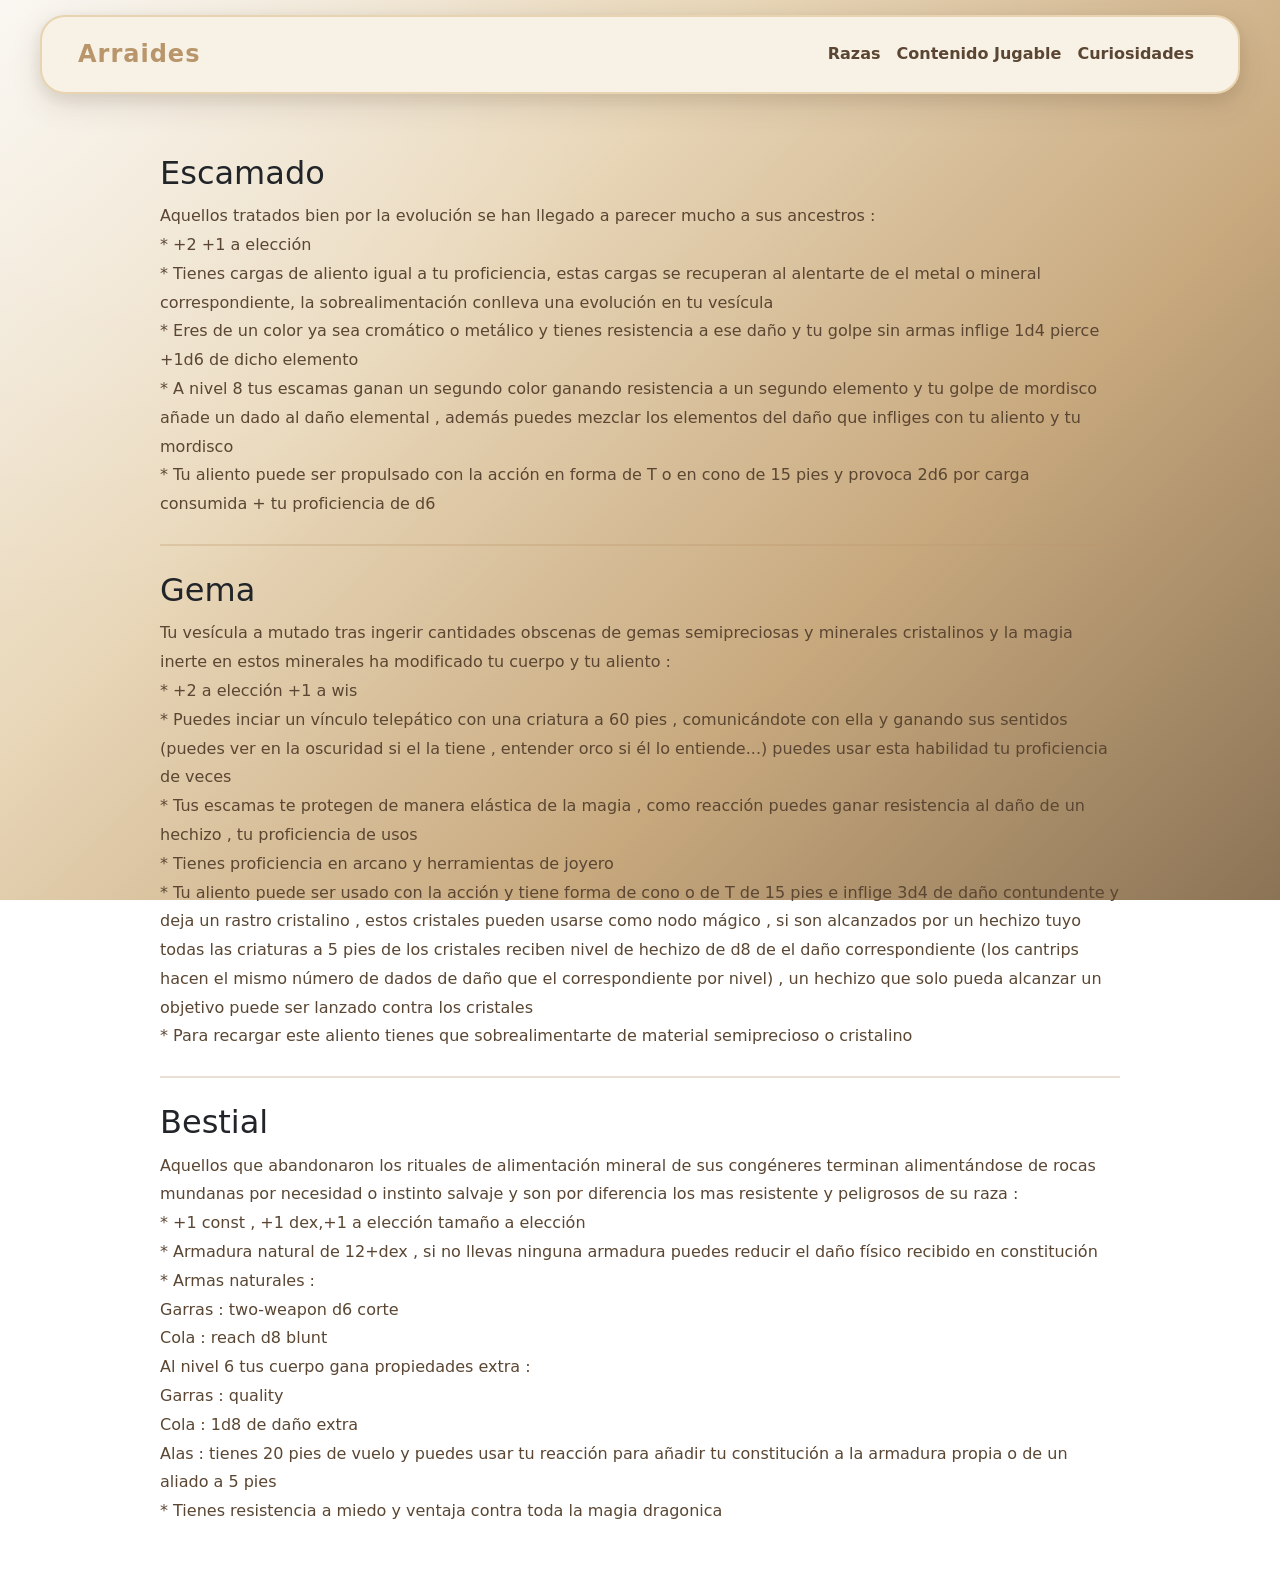
<file: portfolio/Razas/escamoso.html>
<!doctype html>
<html lang="es">
  <head>
    <meta charset="UTF-8" />
    <meta name="viewport" content="width=device-width, initial-scale=1.0" />

    <title>Razas</title>

    <link
      href="https://cdn.jsdelivr.net/npm/bootstrap@5.3.3/dist/css/bootstrap.min.css"
      rel="stylesheet"
    />
    <link rel="stylesheet" href="../../css/css.css" />
    <script src="https://cdn.jsdelivr.net/npm/bootstrap@5.3.3/dist/js/bootstrap.bundle.min.js"></script>
  </head>

  <body>
    <!-- NAVBAR -->
    <nav class="navbar navbar-expand-lg navbar-custom">
      <div class="container-fluid">
        <a class="navbar-brand" href="../../index.html"> Arraides </a>

        <button
          class="navbar-toggler"
          type="button"
          data-bs-toggle="collapse"
          data-bs-target="#navbarArk"
          aria-controls="navbarArk"
          aria-expanded="false"
          aria-label="Abrir menú"
        >
          <span class="navbar-toggler-icon"></span>
        </button>

        <div class="collapse navbar-collapse" id="navbarArk">
          <ul class="navbar-nav ms-auto">
            <li class="nav-item">
              <a class="nav-link" href="../razas.html"> Razas </a>
            </li>

            <li class="nav-item">
              <a class="nav-link" href="../pj.html"> Contenido Jugable </a>
            </li>

            <li class="nav-item">
              <a class="nav-link" href="../lore.html"> Curiosidades </a>
            </li>
          </ul>
        </div>
      </div>
    </nav>

     <div class="lista-razas">
      <div class="raza-item">
        <h2>Escamado</h2>
        </h2>
        <p>
       Aquellos tratados bien por la evolución se han llegado a parecer mucho a sus ancestros :<br>

* +2 +1 a elección <br>
* Tienes cargas de aliento igual a tu proficiencia, estas cargas se recuperan al alentarte de el metal o mineral correspondiente, la sobrealimentación conlleva una evolución en tu vesícula <br>
* Eres de un color ya sea cromático o metálico y tienes resistencia a ese daño y tu golpe sin armas inflige 1d4 pierce +1d6 de dicho elemento <br>
* A nivel 8 tus escamas ganan un segundo color ganando resistencia a un segundo elemento y tu golpe de mordisco añade un dado al daño elemental , además puedes mezclar los elementos del daño que infliges con tu aliento y tu mordisco <br>
* Tu aliento puede ser propulsado con la acción en forma de T o en cono de 15 pies y provoca 2d6 por carga consumida + tu proficiencia de d6

        </p>
      </div>
      <div class="raza-item">
        <h2>Gema</h2>
        </h2>
        <p>
     Tu vesícula a mutado tras ingerir cantidades obscenas de gemas semipreciosas y minerales cristalinos y la magia inerte en estos minerales ha modificado tu cuerpo y tu aliento :<br>

* +2 a elección +1 a wis <br>
* Puedes inciar un vínculo telepático con una criatura a 60 pies , comunicándote con ella y ganando sus sentidos (puedes ver en la oscuridad si el la tiene , entender orco si él lo entiende...) puedes usar esta habilidad tu proficiencia de veces <br>
* Tus escamas te protegen de manera elástica de la magia , como reacción puedes ganar resistencia al daño de un hechizo , tu proficiencia de usos <br>
* Tienes proficiencia en arcano y herramientas de joyero <br>
* Tu aliento puede ser usado con la acción y tiene forma de cono o de T de 15 pies e inflige 3d4 de daño contundente y deja un rastro cristalino , estos cristales pueden usarse como nodo mágico , si son alcanzados por un hechizo tuyo todas las criaturas a 5 pies de los cristales reciben nivel de hechizo de d8 de el daño correspondiente (los cantrips hacen el mismo número de dados de daño que el correspondiente por nivel) , un hechizo que solo pueda alcanzar un objetivo puede ser lanzado contra los cristales <br>
* Para recargar este aliento tienes que sobrealimentarte de material semiprecioso o cristalino

        </p>
      </div>
      <div class="raza-item">
        <h2>Bestial</h2>
        </h2>
        <p>
       Aquellos que abandonaron los rituales de alimentación mineral de sus congéneres terminan alimentándose de rocas mundanas por necesidad o instinto salvaje y son por diferencia los mas resistente y peligrosos de su raza :<br>

* +1 const , +1 dex,+1 a elección tamaño a elección <br>
* Armadura natural de 12+dex , si no llevas ninguna armadura puedes reducir el daño físico recibido en constitución <br>
* Armas naturales :<br>
Garras : two-weapon d6 corte<br>
Cola : reach d8 blunt <br>
Al nivel 6 tus cuerpo gana propiedades extra :<br>
Garras : quality <br>
Cola : 1d8 de daño extra<br>
Alas : tienes 20 pies de vuelo y puedes usar tu reacción para añadir tu constitución a la armadura propia o de un aliado a 5 pies <br>
* Tienes resistencia a miedo y ventaja contra toda la magia dragonica

        </p>
      </div>
      </div>
      
  </body>
</html>
</file>
<file: css/css.css>
:root {
  --color-crema: #f8f1e5;
  --color-arena-claro: #e8d4b0;
  --color-arena: #d2b48c;
  --color-arena-oscuro: #b8956a;
  --color-texto: #5a4632;
  --color-blanco: #fffdf8;
}

.navbar-custom {
  position: sticky;
  top: 15px;
  z-index: 1000;

  margin: 15px auto;
  max-width: 1200px;

  background: var(--color-crema);
  border: 2px solid var(--color-arena-claro);

  border-radius: 25px;

  box-shadow:
    0 10px 30px rgba(90, 70, 50, 0.15),
    0 5px 15px rgba(90, 70, 50, 0.1);

  padding: 0.9rem 1.5rem;

  transition: all 0.3s ease;
}

.navbar-custom:hover {
  box-shadow:
    0 15px 35px rgba(90, 70, 50, 0.2),
    0 8px 20px rgba(90, 70, 50, 0.15);
}

.navbar-brand {
  color: var(--color-arena-oscuro) !important;
  font-weight: 700;
  font-size: 1.5rem;
  letter-spacing: 1px;
}

.navbar-custom .nav-link {
  color: var(--color-texto);
  font-weight: 600;

  border-radius: 12px;

  padding: 10px 18px;

  transition: all 0.3s ease;
}

.navbar-custom .nav-link:hover {
  background-color: var(--color-arena);
  color: var(--color-blanco);

  transform: translateY(-2px);
}

.navbar-custom .nav-link.active {
  background-color: var(--color-arena-oscuro);
  color: var(--color-blanco);
}

.navbar-toggler {
  border: 2px solid var(--color-arena);
  border-radius: 12px;
}

.navbar-toggler:focus {
  box-shadow: none;
}

@media (max-width: 992px) {
  .navbar-custom {
    margin: 10px;
  }

  .navbar-nav {
    margin-top: 15px;
    gap: 10px;
  }

  .navbar-custom .nav-link {
    text-align: center;
  }
}
body {
  min-height: 100vh;

  background:
    radial-gradient(
      circle at top left,
      rgba(255, 255, 255, 0.35),
      transparent 40%
    ),
    linear-gradient(135deg, #f7f3eb, #e9d8ba, #c8a97e, #8b7355);

  background-attachment: fixed;
}
.lista-razas {
  max-width: 1000px;
  margin: auto;
  padding: 20px;
}

.raza-item {
  padding: 25px 0;
  border-bottom: 2px solid rgba(184, 149, 106, 0.3);
}

.raza-item:last-child {
  border-bottom: none;
}

.raza-item h2 {
  margin-bottom: 10px;
}

.raza-item h2 a {
  color: var(--color-arena-oscuro);
  text-decoration: none;
  font-size: 1.6rem;
  font-weight: 700;
  transition: all 0.3s ease;
}

.raza-item h2 a:hover {
  color: var(--color-texto);
  text-shadow: 0 2px 10px rgba(184, 149, 106, 0.4);
}

.raza-item p {
  margin: 0;
  color: var(--color-texto);
  line-height: 1.8;
  font-size: 1rem;
}
.raza-item h2 a {
  color: var(--color-texto);
  text-decoration: none;
  font-weight: 700;

  text-shadow:
    0 2px 4px rgba(255, 255, 255, 0.4),
    0 1px 8px rgba(0, 0, 0, 0.15);
}
.lenguas-container {
  max-width: 1000px;
  margin: 40px auto;
  padding: 20px;
}

.lengua {
  background: rgba(248, 241, 229, 0.85);

  border: 2px solid var(--color-arena-claro);

  border-radius: 20px;

  margin-bottom: 18px;

  overflow: hidden;

  box-shadow:
    0 10px 25px rgba(90, 70, 50, 0.12),
    0 4px 10px rgba(90, 70, 50, 0.08);

  transition: all 0.3s ease;
}

.lengua:hover {
  transform: translateY(-2px);

  box-shadow:
    0 15px 35px rgba(90, 70, 50, 0.18),
    0 8px 15px rgba(90, 70, 50, 0.12);
}

.lengua summary {
  list-style: none;

  cursor: pointer;

  padding: 18px 25px;

  font-size: 1.3rem;
  font-weight: 700;

  color: var(--color-arena-oscuro);

  transition: all 0.3s ease;
}
.lenguas-container {
  max-width: 1000px;
  margin: 50px auto;
  padding: 20px;
}

.lengua {
  position: relative;

  margin-bottom: 22px;

  background: rgba(248, 241, 229, 0.88);

  backdrop-filter: blur(8px);

  border: 1px solid rgba(210, 180, 140, 0.5);

  border-radius: 30px;

  overflow: hidden;

  box-shadow:
    0 15px 35px rgba(90, 70, 50, 0.12),
    0 5px 15px rgba(90, 70, 50, 0.08);

  transition: all 0.35s ease;
}

.lengua:hover {
  transform: translateY(-3px);

  box-shadow:
    0 20px 40px rgba(90, 70, 50, 0.18),
    0 8px 18px rgba(90, 70, 50, 0.12);
}

.lengua summary {
  list-style: none;

  cursor: pointer;

  padding: 22px 28px;

  font-size: 1.35rem;
  font-weight: 700;

  color: var(--color-arena-oscuro);

  transition: all 0.3s ease;
}

.lengua summary::-webkit-details-marker {
  display: none;
}

/* Flecha */
.lengua summary::after {
  content: "▼";

  float: right;

  font-size: 0.9rem;

  transition: transform 0.3s ease;
}

.lengua[open] summary::after {
  transform: rotate(180deg);
}

.lengua summary:hover {
  background: rgba(210, 180, 140, 0.2);
}

.lengua[open] summary {
  background: var(--color-arena);

  color: var(--color-blanco);
}

.lengua p {
  margin: 0;

  padding: 25px 30px;

  color: var(--color-texto);

  line-height: 1.8;

  border-top: 1px solid rgba(184, 149, 106, 0.25);
}

/* Responsive */
@media (max-width: 768px) {
  .lenguas-container {
    padding: 10px;
  }

  .lengua summary {
    font-size: 1.15rem;
    padding: 18px 22px;
  }

  .lengua p {
    padding: 20px;
  }
}
</file>
